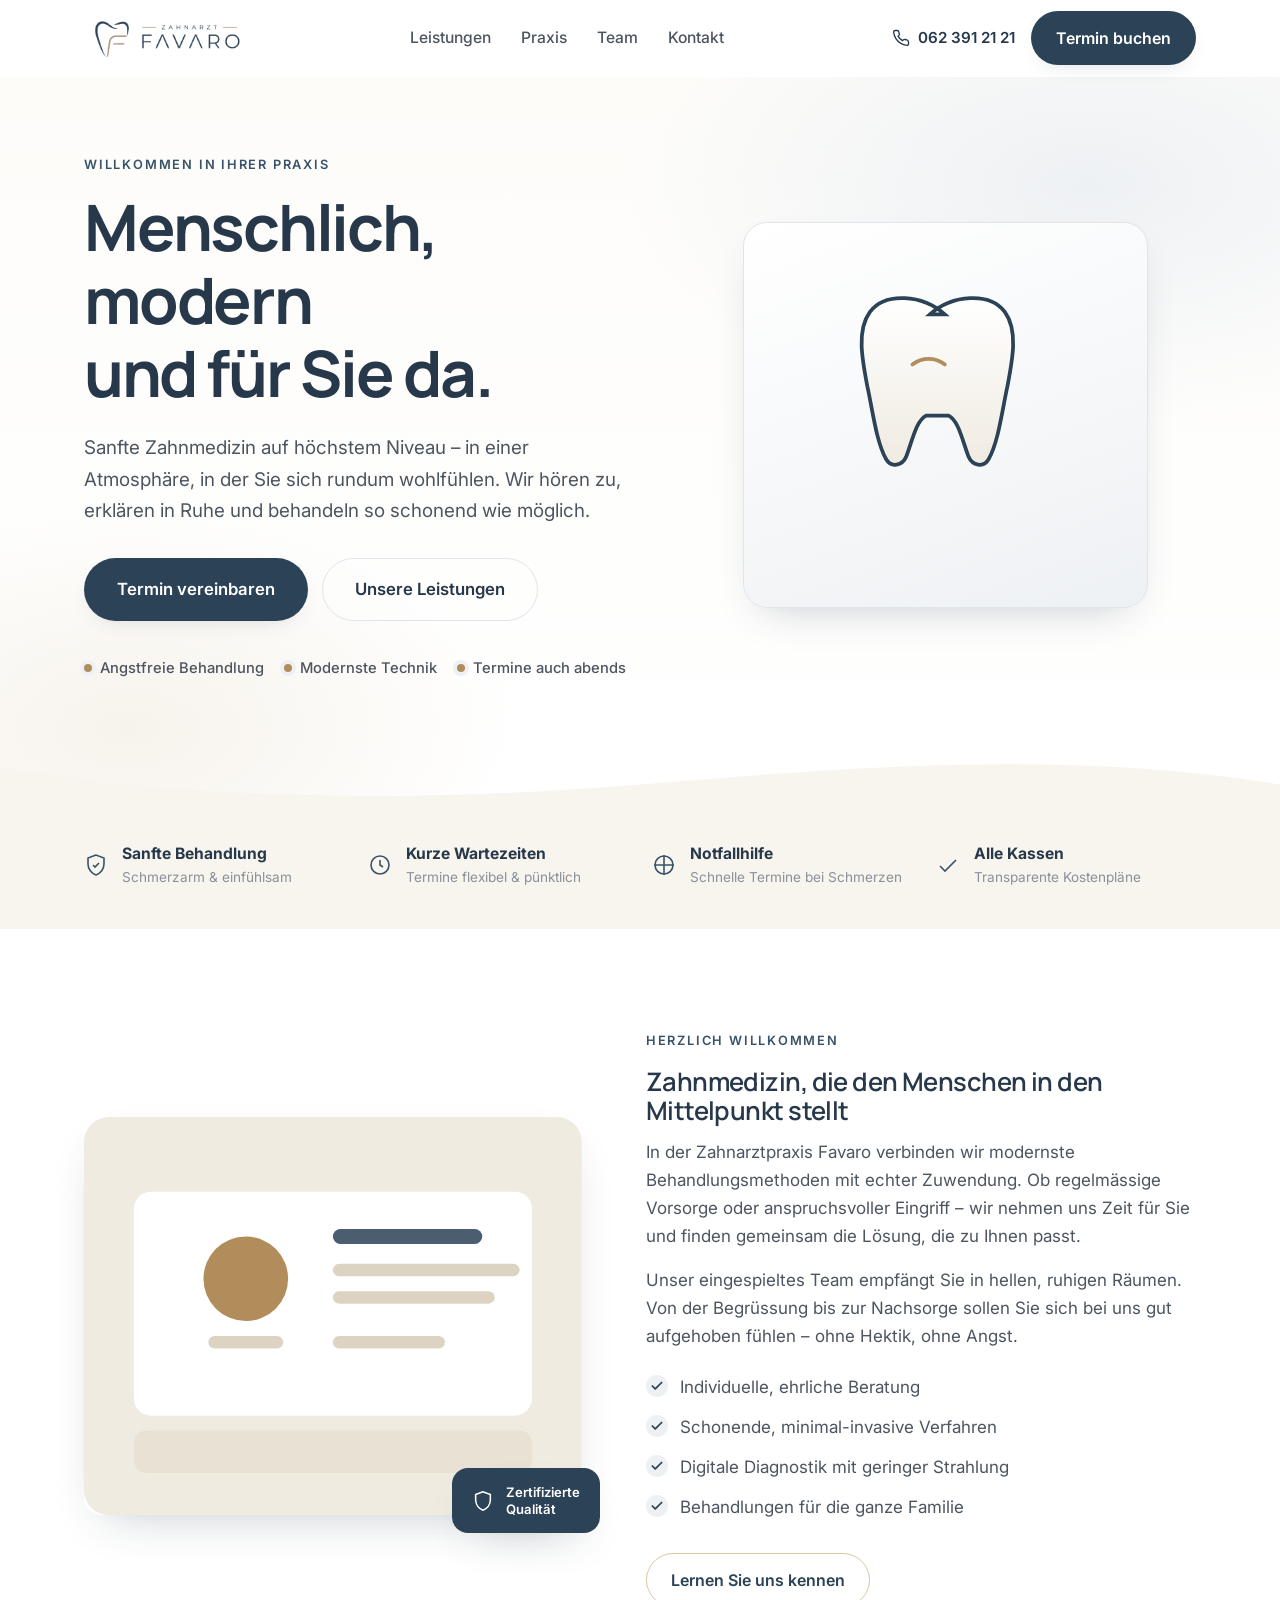
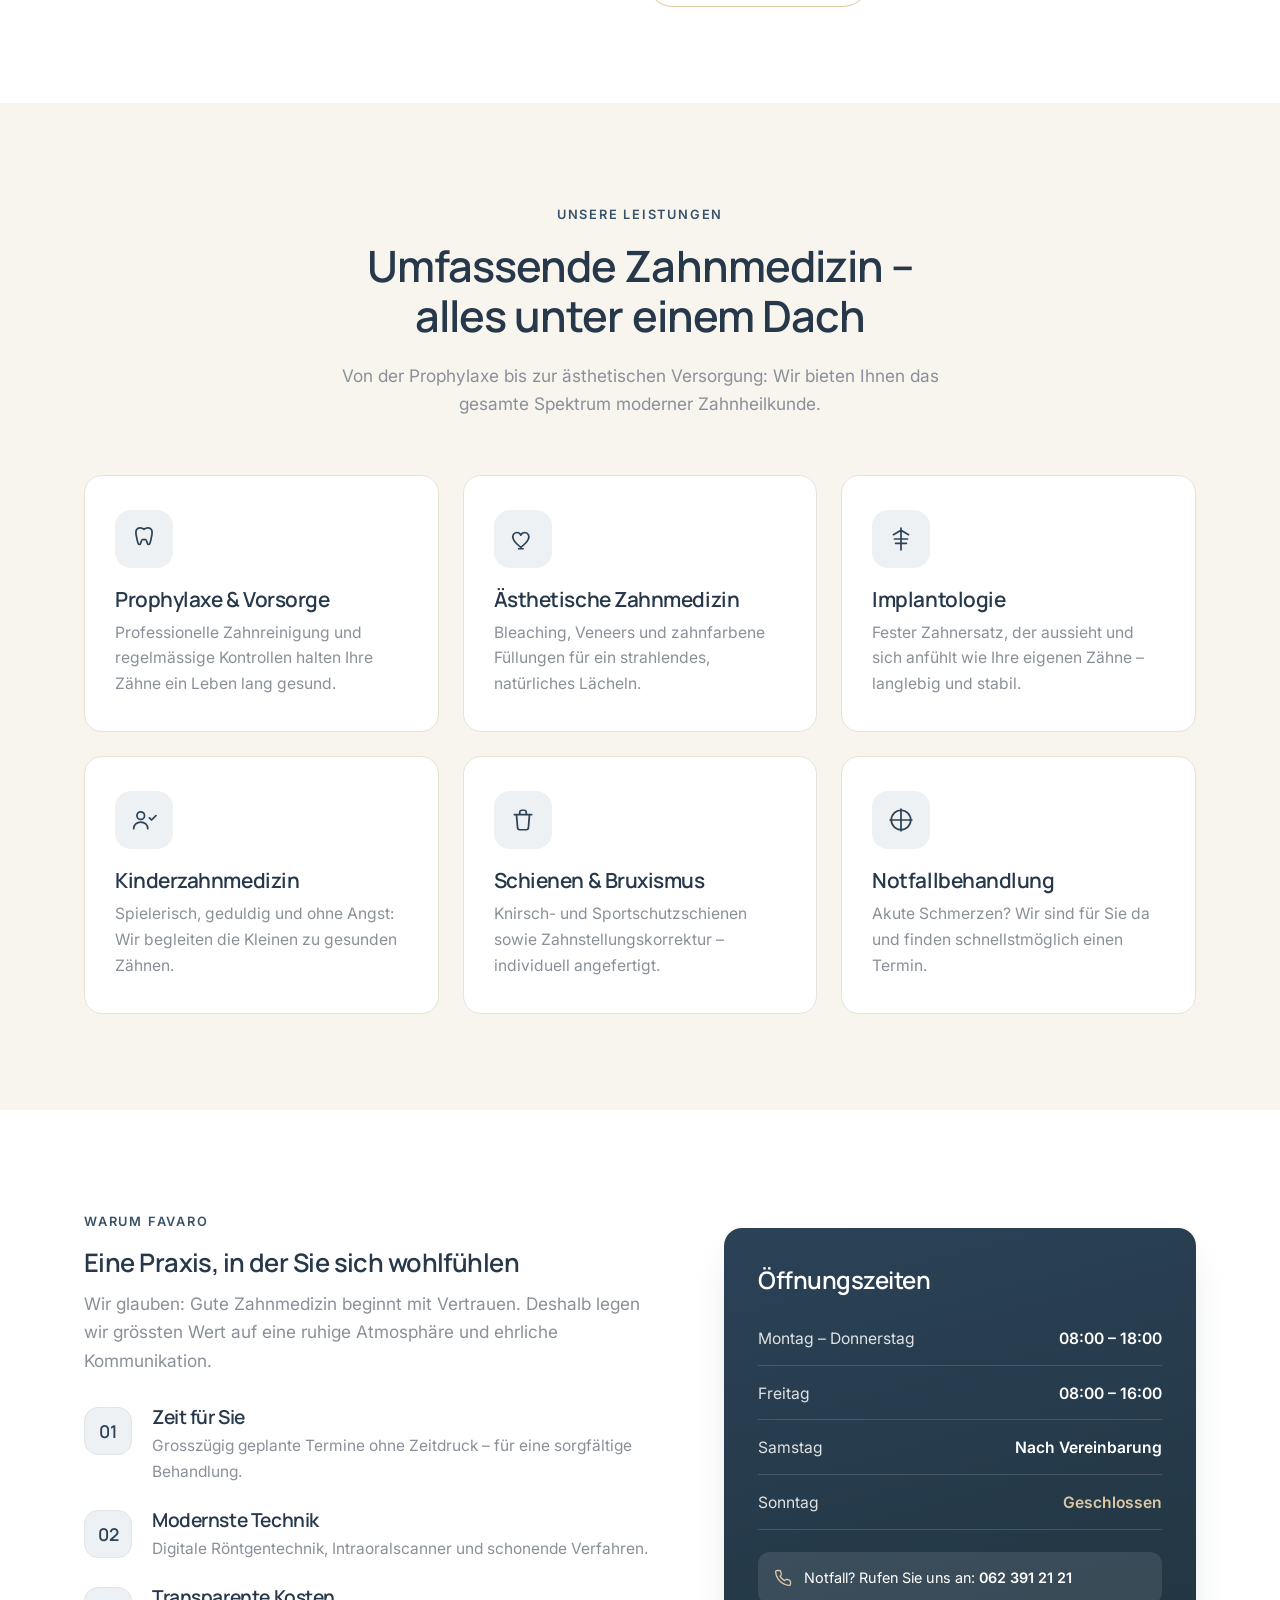
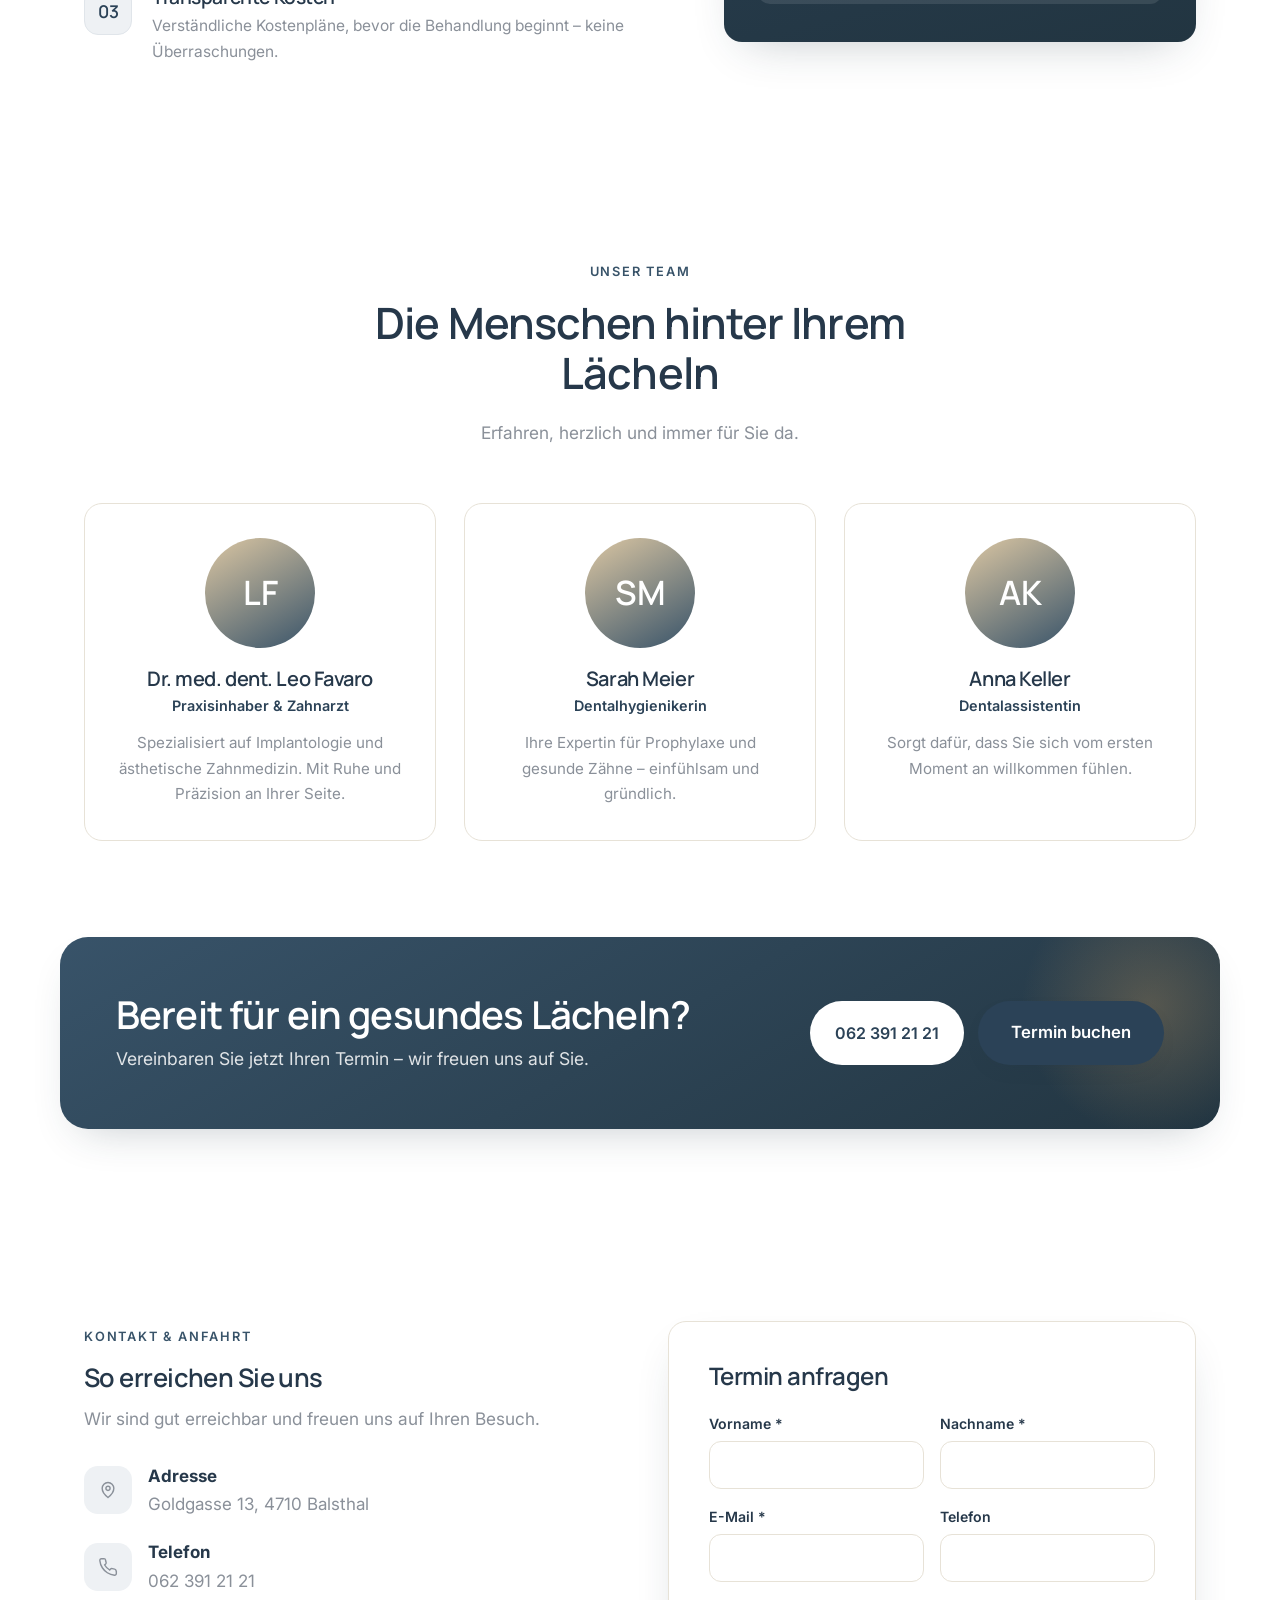
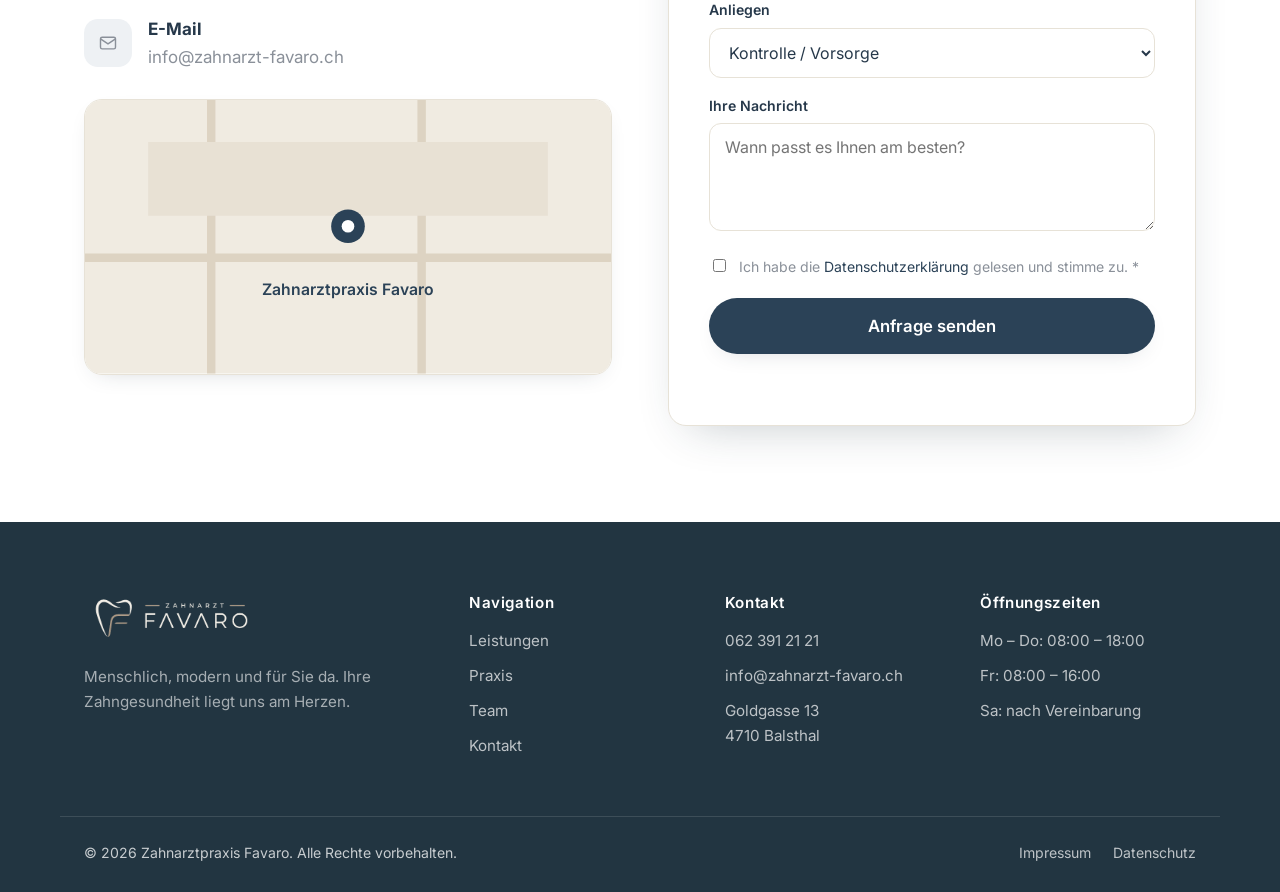
<file: index.html>
<!DOCTYPE html>
<html lang="de">
<head>
  <meta charset="UTF-8" />
  <meta name="viewport" content="width=device-width, initial-scale=1.0" />
  <title>Zahnarztpraxis Favaro – Menschlich, modern, für Sie da</title>
  <meta name="description" content="Zahnarztpraxis Favaro: Sanfte Zahnmedizin auf höchstem Niveau. Prophylaxe, Ästhetik, Implantologie, Kinderzahnmedizin und Notfallversorgung in angenehmer Atmosphäre." />
  <meta name="theme-color" content="#2b4257" />

  <!-- Open Graph -->
  <meta property="og:title" content="Zahnarztpraxis Favaro" />
  <meta property="og:description" content="Menschlich, modern und für Sie da – Ihre Zahnarztpraxis." />
  <meta property="og:type" content="website" />

  <link rel="preconnect" href="https://fonts.googleapis.com" />
  <link rel="preconnect" href="https://fonts.gstatic.com" crossorigin />
  <link href="https://fonts.googleapis.com/css2?family=Manrope:wght@400;500;600;700;800&family=Inter:wght@400;500;600;700&display=swap" rel="stylesheet" />

  <link rel="stylesheet" href="css/styles.css" />
  <link rel="icon" type="image/png" href="assets/logo-mark.png" />
</head>
<body>
  <!-- ===================== HEADER ===================== -->
  <header class="site-header" id="top">
    <div class="container header-inner">
      <a href="#top" class="logo" aria-label="Zahnarzt Favaro Startseite">
        <img class="logo-mark-img" src="assets/logo-mark.png" alt="" aria-hidden="true" />
        <img class="logo-word-img" src="assets/logo-wordmark.png" alt="Zahnarzt Favaro" />
      </a>

      <nav class="main-nav" id="main-nav" aria-label="Hauptnavigation">
        <a href="#leistungen">Leistungen</a>
        <a href="#praxis">Praxis</a>
        <a href="#team">Team</a>
        <a href="#kontakt">Kontakt</a>
      </nav>

      <div class="header-cta">
        <a href="tel:+41623912121" class="phone-link" aria-label="Anrufen">
          <svg viewBox="0 0 24 24" width="18" height="18" fill="none" stroke="currentColor" stroke-width="1.8" stroke-linecap="round" stroke-linejoin="round"><path d="M22 16.9v3a2 2 0 0 1-2.2 2 19.8 19.8 0 0 1-8.6-3 19.5 19.5 0 0 1-6-6 19.8 19.8 0 0 1-3-8.6A2 2 0 0 1 4.1 2h3a2 2 0 0 1 2 1.7c.1.9.3 1.8.6 2.7a2 2 0 0 1-.5 2.1L8 9.6a16 16 0 0 0 6 6l1.1-1.1a2 2 0 0 1 2.1-.5c.9.3 1.8.5 2.7.6a2 2 0 0 1 1.7 2Z"/></svg>
          <span>062 391 21 21</span>
        </a>
        <a href="#kontakt" class="btn btn-primary">Termin buchen</a>
      </div>

      <button class="nav-toggle" id="nav-toggle" aria-label="Menü öffnen" aria-expanded="false" aria-controls="main-nav">
        <span></span><span></span><span></span>
      </button>
    </div>
  </header>

  <main>
    <!-- ===================== HERO ===================== -->
    <section class="hero">
      <div class="hero-bg" aria-hidden="true"></div>
      <div class="container hero-inner">
        <div class="hero-content">
          <span class="eyebrow">Willkommen in Ihrer Praxis</span>
          <h1>Menschlich, modern<br />und für Sie&nbsp;da.</h1>
          <p class="hero-lead">
            Sanfte Zahnmedizin auf höchstem Niveau – in einer Atmosphäre, in der
            Sie sich rundum wohlfühlen. Wir hören zu, erklären in Ruhe und
            behandeln so schonend wie möglich.
          </p>
          <div class="hero-actions">
            <a href="#kontakt" class="btn btn-primary btn-lg">Termin vereinbaren</a>
            <a href="#leistungen" class="btn btn-ghost btn-lg">Unsere Leistungen</a>
          </div>
          <ul class="hero-badges">
            <li><span class="dot"></span> Angstfreie Behandlung</li>
            <li><span class="dot"></span> Modernste Technik</li>
            <li><span class="dot"></span> Termine auch abends</li>
          </ul>
        </div>

        <div class="hero-visual" aria-hidden="true">
          <div class="hero-card hero-card-main">
            <div class="tooth-illustration">
              <svg viewBox="0 0 200 220" width="100%" height="100%">
                <defs>
                  <linearGradient id="toothGrad" x1="0" y1="0" x2="0" y2="1">
                    <stop offset="0%" stop-color="#ffffff"/>
                    <stop offset="100%" stop-color="#f0ebe1"/>
                  </linearGradient>
                </defs>
                <path fill="url(#toothGrad)" stroke="#2b4257" stroke-width="3" d="M100 30c-18-16-48-18-60-2-11 15-6 39-2 60 4 18 7 44 15 58 4 7 13 5 16-2 5-13 8-29 16-33h18c8 4 11 20 16 33 3 7 12 9 16 2 8-14 11-40 15-58 4-21 9-45-2-60-12-16-42-14-60 2Z"/>
                <path fill="none" stroke="#b18d5c" stroke-width="3" stroke-linecap="round" d="M74 70c8-6 18-6 26 0"/>
              </svg>
            </div>
          </div>
        </div>
      </div>
      <div class="hero-wave" aria-hidden="true">
        <svg viewBox="0 0 1440 80" preserveAspectRatio="none"><path d="M0 40c240 40 480 40 720 20s480-40 720 0v40H0Z"/></svg>
      </div>
    </section>

    <!-- ===================== TRUST STRIP ===================== -->
    <section class="trust-strip" aria-label="Auf einen Blick">
      <div class="container trust-grid">
        <div class="trust-item">
          <svg viewBox="0 0 24 24" width="24" height="24" fill="none" stroke="currentColor" stroke-width="1.6"><path d="M12 2 4 5v6c0 5 3.4 9.4 8 11 4.6-1.6 8-6 8-11V5l-8-3Z"/><path d="m9 12 2 2 4-4"/></svg>
          <div><strong>Sanfte Behandlung</strong><span>Schmerzarm & einfühlsam</span></div>
        </div>
        <div class="trust-item">
          <svg viewBox="0 0 24 24" width="24" height="24" fill="none" stroke="currentColor" stroke-width="1.6"><circle cx="12" cy="12" r="9"/><path d="M12 7v5l3 2"/></svg>
          <div><strong>Kurze Wartezeiten</strong><span>Termine flexibel & pünktlich</span></div>
        </div>
        <div class="trust-item">
          <svg viewBox="0 0 24 24" width="24" height="24" fill="none" stroke="currentColor" stroke-width="1.6"><path d="M12 2v20M2 12h20"/><circle cx="12" cy="12" r="9"/></svg>
          <div><strong>Notfallhilfe</strong><span>Schnelle Termine bei Schmerzen</span></div>
        </div>
        <div class="trust-item">
          <svg viewBox="0 0 24 24" width="24" height="24" fill="none" stroke="currentColor" stroke-width="1.6"><path d="M20 7 9 18l-5-5"/></svg>
          <div><strong>Alle Kassen</strong><span>Transparente Kostenpläne</span></div>
        </div>
      </div>
    </section>

    <!-- ===================== ÜBER / WILLKOMMEN ===================== -->
    <section class="section about" id="ueber">
      <div class="container about-grid">
        <div class="about-visual reveal">
          <div class="about-photo">
            <svg viewBox="0 0 400 320" width="100%" height="100%" role="img" aria-label="Illustration Praxisraum">
              <rect width="400" height="320" rx="20" fill="#f0ebe1"/>
              <rect x="40" y="60" width="320" height="180" rx="14" fill="#ffffff"/>
              <circle cx="130" cy="130" r="34" fill="#b18d5c"/>
              <rect x="100" y="176" width="60" height="10" rx="5" fill="#ddd3c2"/>
              <rect x="200" y="90" width="120" height="12" rx="6" fill="#2b4257" opacity=".85"/>
              <rect x="200" y="118" width="150" height="10" rx="5" fill="#ddd3c2"/>
              <rect x="200" y="140" width="130" height="10" rx="5" fill="#ddd3c2"/>
              <rect x="200" y="176" width="90" height="10" rx="5" fill="#ddd3c2"/>
              <rect x="40" y="252" width="320" height="34" rx="10" fill="#e8e1d4"/>
            </svg>
          </div>
          <div class="about-badge">
            <svg viewBox="0 0 24 24" width="22" height="22" fill="none" stroke="currentColor" stroke-width="1.7"><path d="M12 2 4 5v6c0 5 3.4 9.4 8 11 4.6-1.6 8-6 8-11V5l-8-3Z"/></svg>
            <span>Zertifizierte<br />Qualität</span>
          </div>
        </div>
        <div class="about-text reveal">
          <span class="eyebrow">Herzlich willkommen</span>
          <h2>Zahnmedizin, die den Menschen in den Mittelpunkt stellt</h2>
          <p>
            In der Zahnarztpraxis Favaro verbinden wir modernste Behandlungsmethoden
            mit echter Zuwendung. Ob regelmässige Vorsorge oder anspruchsvoller
            Eingriff – wir nehmen uns Zeit für Sie und finden gemeinsam die
            Lösung, die zu Ihnen passt.
          </p>
          <p>
            Unser eingespieltes Team empfängt Sie in hellen, ruhigen Räumen. Von
            der Begrüssung bis zur Nachsorge sollen Sie sich bei uns gut
            aufgehoben fühlen – ohne Hektik, ohne Angst.
          </p>
          <ul class="check-list">
            <li>Individuelle, ehrliche Beratung</li>
            <li>Schonende, minimal-invasive Verfahren</li>
            <li>Digitale Diagnostik mit geringer Strahlung</li>
            <li>Behandlungen für die ganze Familie</li>
          </ul>
          <a href="#team" class="btn btn-outline">Lernen Sie uns kennen</a>
        </div>
      </div>
    </section>

    <!-- ===================== LEISTUNGEN ===================== -->
    <section class="section services" id="leistungen">
      <div class="container">
        <div class="section-head reveal">
          <span class="eyebrow">Unsere Leistungen</span>
          <h2>Umfassende Zahnmedizin – alles unter einem Dach</h2>
          <p class="section-sub">
            Von der Prophylaxe bis zur ästhetischen Versorgung: Wir bieten Ihnen
            das gesamte Spektrum moderner Zahnheilkunde.
          </p>
        </div>

        <div class="services-grid">
          <article class="service-card reveal">
            <span class="service-icon">
              <svg viewBox="0 0 24 24" width="26" height="26" fill="none" stroke="currentColor" stroke-width="1.6" stroke-linecap="round" stroke-linejoin="round"><path d="M12 3c-2.5-2-6-1.5-7 .5-1 2-.3 5 .2 7 .4 1.8.8 4.6 1.6 6 .5.9 1.6.6 2-.3.6-1.6.9-3.4 1.7-3.7h3c.8.3 1.1 2.1 1.7 3.7.4.9 1.5 1.2 2 .3.8-1.4 1.2-4.2 1.6-6 .5-2 1.2-5 .2-7-1-2-4.5-2.5-7-.5Z"/></svg>
            </span>
            <h3>Prophylaxe & Vorsorge</h3>
            <p>Professionelle Zahnreinigung und regelmässige Kontrollen halten Ihre Zähne ein Leben lang gesund.</p>
          </article>

          <article class="service-card reveal">
            <span class="service-icon">
              <svg viewBox="0 0 24 24" width="26" height="26" fill="none" stroke="currentColor" stroke-width="1.6" stroke-linecap="round" stroke-linejoin="round"><path d="M12 21s-7-4.5-9-9c-1.2-2.7.3-6 3.3-6 2 0 3.2 1.3 3.7 2.5.5-1.2 1.7-2.5 3.7-2.5 3 0 4.5 3.3 3.3 6-2 4.5-9 9-9 9Z"/></svg>
            </span>
            <h3>Ästhetische Zahnmedizin</h3>
            <p>Bleaching, Veneers und zahnfarbene Füllungen für ein strahlendes, natürliches Lächeln.</p>
          </article>

          <article class="service-card reveal">
            <span class="service-icon">
              <svg viewBox="0 0 24 24" width="26" height="26" fill="none" stroke="currentColor" stroke-width="1.6" stroke-linecap="round" stroke-linejoin="round"><path d="M12 2v20M5 8l7-4 7 4M6 12h12M7 16h10"/></svg>
            </span>
            <h3>Implantologie</h3>
            <p>Fester Zahnersatz, der aussieht und sich anfühlt wie Ihre eigenen Zähne – langlebig und stabil.</p>
          </article>

          <article class="service-card reveal">
            <span class="service-icon">
              <svg viewBox="0 0 24 24" width="26" height="26" fill="none" stroke="currentColor" stroke-width="1.6" stroke-linecap="round" stroke-linejoin="round"><circle cx="9" cy="8" r="3.5"/><path d="M2.5 20c0-3.6 2.9-6 6.5-6s6.5 2.4 6.5 6M17 10l2 2 4-4"/></svg>
            </span>
            <h3>Kinderzahnmedizin</h3>
            <p>Spielerisch, geduldig und ohne Angst: Wir begleiten die Kleinen zu gesunden Zähnen.</p>
          </article>

          <article class="service-card reveal">
            <span class="service-icon">
              <svg viewBox="0 0 24 24" width="26" height="26" fill="none" stroke="currentColor" stroke-width="1.6" stroke-linecap="round" stroke-linejoin="round"><path d="M4 7h16M6 7l1 12a2 2 0 0 0 2 2h6a2 2 0 0 0 2-2l1-12M9 7V5a2 2 0 0 1 2-2h2a2 2 0 0 1 2 2v2"/></svg>
            </span>
            <h3>Schienen & Bruxismus</h3>
            <p>Knirsch- und Sportschutzschienen sowie Zahnstellungskorrektur – individuell angefertigt.</p>
          </article>

          <article class="service-card reveal">
            <span class="service-icon">
              <svg viewBox="0 0 24 24" width="26" height="26" fill="none" stroke="currentColor" stroke-width="1.6" stroke-linecap="round" stroke-linejoin="round"><path d="M12 2v20M2 12h20"/><circle cx="12" cy="12" r="9"/></svg>
            </span>
            <h3>Notfallbehandlung</h3>
            <p>Akute Schmerzen? Wir sind für Sie da und finden schnellstmöglich einen Termin.</p>
          </article>
        </div>
      </div>
    </section>

    <!-- ===================== PRAXIS / WARUM WIR ===================== -->
    <section class="section why" id="praxis">
      <div class="container why-grid">
        <div class="why-text reveal">
          <span class="eyebrow">Warum Favaro</span>
          <h2>Eine Praxis, in der Sie sich wohlfühlen</h2>
          <p class="section-sub">
            Wir glauben: Gute Zahnmedizin beginnt mit Vertrauen. Deshalb legen wir
            grössten Wert auf eine ruhige Atmosphäre und ehrliche Kommunikation.
          </p>

          <div class="feature-list">
            <div class="feature">
              <span class="feature-num">01</span>
              <div>
                <h3>Zeit für Sie</h3>
                <p>Grosszügig geplante Termine ohne Zeitdruck – für eine sorgfältige Behandlung.</p>
              </div>
            </div>
            <div class="feature">
              <span class="feature-num">02</span>
              <div>
                <h3>Modernste Technik</h3>
                <p>Digitale Röntgentechnik, Intraoralscanner und schonende Verfahren.</p>
              </div>
            </div>
            <div class="feature">
              <span class="feature-num">03</span>
              <div>
                <h3>Transparente Kosten</h3>
                <p>Verständliche Kostenpläne, bevor die Behandlung beginnt – keine Überraschungen.</p>
              </div>
            </div>
          </div>
        </div>

        <div class="why-visual reveal">
          <div class="hours-card">
            <h3>Öffnungszeiten</h3>
            <ul class="hours-list">
              <li><span>Montag – Donnerstag</span><span>08:00 – 18:00</span></li>
              <li><span>Freitag</span><span>08:00 – 16:00</span></li>
              <li><span>Samstag</span><span>Nach Vereinbarung</span></li>
              <li class="closed"><span>Sonntag</span><span>Geschlossen</span></li>
            </ul>
            <div class="hours-note">
              <svg viewBox="0 0 24 24" width="18" height="18" fill="none" stroke="currentColor" stroke-width="1.8"><path d="M22 16.9v3a2 2 0 0 1-2.2 2 19.8 19.8 0 0 1-8.6-3 19.5 19.5 0 0 1-6-6 19.8 19.8 0 0 1-3-8.6A2 2 0 0 1 4.1 2h3a2 2 0 0 1 2 1.7c.1.9.3 1.8.6 2.7a2 2 0 0 1-.5 2.1L8 9.6a16 16 0 0 0 6 6l1.1-1.1a2 2 0 0 1 2.1-.5c.9.3 1.8.5 2.7.6a2 2 0 0 1 1.7 2Z"/></svg>
              <span>Notfall? Rufen Sie uns an: <a href="tel:+41623912121">062 391 21 21</a></span>
            </div>
          </div>
        </div>
      </div>
    </section>

    <!-- ===================== TEAM ===================== -->
    <section class="section team" id="team">
      <div class="container">
        <div class="section-head reveal">
          <span class="eyebrow">Unser Team</span>
          <h2>Die Menschen hinter Ihrem Lächeln</h2>
          <p class="section-sub">Erfahren, herzlich und immer für Sie da.</p>
        </div>

        <div class="team-grid">
          <article class="team-card reveal">
            <div class="team-avatar" data-initials="LF"></div>
            <h3>Dr. med. dent. Leo Favaro</h3>
            <span class="team-role">Praxisinhaber &amp; Zahnarzt</span>
            <p>Spezialisiert auf Implantologie und ästhetische Zahnmedizin. Mit Ruhe und Präzision an Ihrer Seite.</p>
          </article>
          <article class="team-card reveal">
            <div class="team-avatar" data-initials="SM"></div>
            <h3>Sarah Meier</h3>
            <span class="team-role">Dentalhygienikerin</span>
            <p>Ihre Expertin für Prophylaxe und gesunde Zähne – einfühlsam und gründlich.</p>
          </article>
          <article class="team-card reveal">
            <div class="team-avatar" data-initials="AK"></div>
            <h3>Anna Keller</h3>
            <span class="team-role">Dentalassistentin</span>
            <p>Sorgt dafür, dass Sie sich vom ersten Moment an willkommen fühlen.</p>
          </article>
        </div>
      </div>
    </section>

    <!-- ===================== CTA BANNER ===================== -->
    <section class="cta-banner">
      <div class="container cta-inner reveal">
        <div>
          <h2>Bereit für ein gesundes Lächeln?</h2>
          <p>Vereinbaren Sie jetzt Ihren Termin – wir freuen uns auf Sie.</p>
        </div>
        <div class="cta-actions">
          <a href="tel:+41623912121" class="btn btn-white">062 391 21 21</a>
          <a href="#kontakt" class="btn btn-primary btn-lg">Termin buchen</a>
        </div>
      </div>
    </section>

    <!-- ===================== KONTAKT ===================== -->
    <section class="section contact" id="kontakt">
      <div class="container contact-grid">
        <div class="contact-info reveal">
          <span class="eyebrow">Kontakt & Anfahrt</span>
          <h2>So erreichen Sie uns</h2>
          <p class="section-sub">Wir sind gut erreichbar und freuen uns auf Ihren Besuch.</p>

          <ul class="contact-list">
            <li>
              <span class="contact-ic"><svg viewBox="0 0 24 24" width="20" height="20" fill="none" stroke="currentColor" stroke-width="1.7"><path d="M12 21s-7-5.2-7-11a7 7 0 0 1 14 0c0 5.8-7 11-7 11Z"/><circle cx="12" cy="10" r="2.5"/></svg></span>
              <div><strong>Adresse</strong><span>Goldgasse 13, 4710 Balsthal</span></div>
            </li>
            <li>
              <span class="contact-ic"><svg viewBox="0 0 24 24" width="20" height="20" fill="none" stroke="currentColor" stroke-width="1.7"><path d="M22 16.9v3a2 2 0 0 1-2.2 2 19.8 19.8 0 0 1-8.6-3 19.5 19.5 0 0 1-6-6 19.8 19.8 0 0 1-3-8.6A2 2 0 0 1 4.1 2h3a2 2 0 0 1 2 1.7c.1.9.3 1.8.6 2.7a2 2 0 0 1-.5 2.1L8 9.6a16 16 0 0 0 6 6l1.1-1.1a2 2 0 0 1 2.1-.5c.9.3 1.8.5 2.7.6a2 2 0 0 1 1.7 2Z"/></svg></span>
              <div><strong>Telefon</strong><span><a href="tel:+41623912121">062 391 21 21</a></span></div>
            </li>
            <li>
              <span class="contact-ic"><svg viewBox="0 0 24 24" width="20" height="20" fill="none" stroke="currentColor" stroke-width="1.7"><rect x="3" y="5" width="18" height="14" rx="2"/><path d="m3 7 9 6 9-6"/></svg></span>
              <div><strong>E-Mail</strong><span><a href="mailto:info@zahnarzt-favaro.ch">info@zahnarzt-favaro.ch</a></span></div>
            </li>
          </ul>

          <div class="map-embed" aria-hidden="true">
            <svg viewBox="0 0 500 260" width="100%" height="100%">
              <rect width="500" height="260" fill="#f0ebe1"/>
              <path d="M0 150h500M120 0v260M320 0v260" stroke="#ddd3c2" stroke-width="8"/>
              <path d="M60 40h380v70H60Z" fill="#e8e1d4"/>
              <circle cx="250" cy="120" r="16" fill="#2b4257"/>
              <circle cx="250" cy="120" r="6" fill="#fff"/>
              <text x="250" y="185" text-anchor="middle" fill="#2b4257" font-family="Inter, sans-serif" font-size="15" font-weight="600">Zahnarztpraxis Favaro</text>
            </svg>
          </div>
        </div>

        <div class="contact-form-wrap reveal">
          <form class="contact-form" id="contact-form" novalidate>
            <h3>Termin anfragen</h3>
            <div class="form-row">
              <label>
                <span>Vorname *</span>
                <input type="text" name="vorname" required autocomplete="given-name" />
              </label>
              <label>
                <span>Nachname *</span>
                <input type="text" name="nachname" required autocomplete="family-name" />
              </label>
            </div>
            <div class="form-row">
              <label>
                <span>E-Mail *</span>
                <input type="email" name="email" required autocomplete="email" />
              </label>
              <label>
                <span>Telefon</span>
                <input type="tel" name="telefon" autocomplete="tel" />
              </label>
            </div>
            <label>
              <span>Anliegen</span>
              <select name="anliegen">
                <option>Kontrolle / Vorsorge</option>
                <option>Professionelle Zahnreinigung</option>
                <option>Schmerzen / Notfall</option>
                <option>Ästhetik / Bleaching</option>
                <option>Implantat / Zahnersatz</option>
                <option>Sonstiges</option>
              </select>
            </label>
            <label>
              <span>Ihre Nachricht</span>
              <textarea name="nachricht" rows="4" placeholder="Wann passt es Ihnen am besten?"></textarea>
            </label>
            <label class="checkbox">
              <input type="checkbox" name="datenschutz" required />
              <span>Ich habe die <a href="#datenschutz">Datenschutzerklärung</a> gelesen und stimme zu. *</span>
            </label>
            <button type="submit" class="btn btn-primary btn-lg btn-block">Anfrage senden</button>
            <p class="form-status" id="form-status" role="status" aria-live="polite"></p>
          </form>
        </div>
      </div>
    </section>
  </main>

  <!-- ===================== FOOTER ===================== -->
  <footer class="site-footer" id="datenschutz">
    <div class="container footer-grid">
      <div class="footer-brand">
        <a href="#top" class="logo logo-light">
          <img class="logo-mark-img" src="assets/logo-mark-light.png" alt="" aria-hidden="true" />
          <img class="logo-word-img" src="assets/logo-wordmark-light.png" alt="Zahnarzt Favaro" />
        </a>
        <p>Menschlich, modern und für Sie da. Ihre Zahngesundheit liegt uns am Herzen.</p>
      </div>

      <div class="footer-col">
        <h4>Navigation</h4>
        <a href="#leistungen">Leistungen</a>
        <a href="#praxis">Praxis</a>
        <a href="#team">Team</a>
        <a href="#kontakt">Kontakt</a>
      </div>

      <div class="footer-col">
        <h4>Kontakt</h4>
        <a href="tel:+41623912121">062 391 21 21</a>
        <a href="mailto:info@zahnarzt-favaro.ch">info@zahnarzt-favaro.ch</a>
        <span>Goldgasse 13<br />4710 Balsthal</span>
      </div>

      <div class="footer-col">
        <h4>Öffnungszeiten</h4>
        <span>Mo – Do: 08:00 – 18:00</span>
        <span>Fr: 08:00 – 16:00</span>
        <span>Sa: nach Vereinbarung</span>
      </div>
    </div>
    <div class="container footer-bottom">
      <span>© <span id="year"></span> Zahnarztpraxis Favaro. Alle Rechte vorbehalten.</span>
      <div class="footer-legal">
        <a href="#impressum">Impressum</a>
        <a href="#datenschutz">Datenschutz</a>
      </div>
    </div>
  </footer>

  <a href="#kontakt" class="fab" aria-label="Termin buchen">
    <svg viewBox="0 0 24 24" width="20" height="20" fill="none" stroke="currentColor" stroke-width="1.9" stroke-linecap="round" stroke-linejoin="round"><rect x="3" y="4" width="18" height="18" rx="2"/><path d="M16 2v4M8 2v4M3 10h18M12 14v4M10 16h4"/></svg>
    <span>Termin</span>
  </a>

  <script src="js/main.js"></script>
</body>
</html>
</file>
<file: css/styles.css>
/* ============================================================
   Zahnarztpraxis Favaro – Stylesheet
   Ruhige, moderne Zahnarzt-Ästhetik (Teal / Warm)
   ============================================================ */

:root {
  /* Farben – Navy, Gold & Creme (passend zum Logo) */
  --teal-900: #223541;   /* dunkles Navy – dunkle Flächen */
  --teal-700: #2b4257;   /* Navy – Primärfarbe, Buttons */
  --teal-600: #385369;   /* helleres Navy – Hover */
  --teal-400: #b18d5c;   /* Gold – Akzent, Fokus */
  --teal-300: #dcc7a3;   /* helles Gold – Akzent */
  --teal-50:  #eef1f4;   /* zartes Blaugrau – weiche Icon-Flächen */
  --teal-100: #e0e5ea;   /* helle kühle Linie */

  --sand:     #f6f2ec;
  --amber:    #b18d5c;   /* Gold – Sterne */

  --ink:      #26384a;   /* Navy – Überschriften */
  --body:     #4c5560;   /* Schiefergrau – Fließtext */
  --muted:    #8a9099;   /* gedämpftes Schiefergrau */
  --line:     #e7e2d7;   /* warme Haarlinie */

  --white:    #ffffff;
  --bg:       #ffffff;
  --bg-soft:  #f8f5ef;

  /* Typografie */
  --font-head: "Manrope", system-ui, -apple-system, "Segoe UI", sans-serif;
  --font-body: "Inter", system-ui, -apple-system, "Segoe UI", sans-serif;

  /* Sonstiges */
  --radius:   18px;
  --radius-sm: 12px;
  --shadow:   0 18px 45px -22px rgba(34, 53, 65, .30);
  --shadow-sm: 0 8px 24px -14px rgba(34, 53, 65, .25);
  --maxw:     1160px;
  --ease:     cubic-bezier(.4, 0, .2, 1);
}

/* ---------- Reset / Base ---------- */
* { box-sizing: border-box; }
html { scroll-behavior: smooth; -webkit-text-size-adjust: 100%; }
body {
  margin: 0;
  font-family: var(--font-body);
  color: var(--body);
  background: var(--bg);
  line-height: 1.65;
  font-size: 17px;
  -webkit-font-smoothing: antialiased;
}
img, svg { display: block; max-width: 100%; }
a { color: var(--teal-700); text-decoration: none; }
a:hover { text-decoration: underline; }
h1, h2, h3, h4 {
  font-family: var(--font-head);
  color: var(--ink);
  line-height: 1.14;
  font-weight: 600;
  margin: 0 0 .5em;
  letter-spacing: -.022em;
}
p { margin: 0 0 1rem; }
ul { margin: 0; padding: 0; list-style: none; }

.container { width: 100%; max-width: var(--maxw); margin-inline: auto; padding-inline: 24px; }

.section { padding: 96px 0; }
.eyebrow {
  display: inline-block;
  font-family: var(--font-body);
  font-weight: 600;
  font-size: .8rem;
  letter-spacing: .14em;
  text-transform: uppercase;
  color: var(--teal-600);
  margin-bottom: 1rem;
}
.section-head { max-width: 640px; margin: 0 auto 56px; text-align: center; }
.section-head h2 { font-size: clamp(1.9rem, 4vw, 2.7rem); }
.section-sub { color: var(--muted); font-size: 1.08rem; }

/* ---------- Buttons ---------- */
.btn {
  display: inline-flex; align-items: center; justify-content: center; gap: .5em;
  font-family: var(--font-body); font-weight: 600; font-size: 1rem;
  padding: .82em 1.5em; border-radius: 999px; border: 1.5px solid transparent;
  cursor: pointer; transition: transform .2s var(--ease), background .2s var(--ease), box-shadow .2s var(--ease), color .2s var(--ease);
  text-decoration: none; white-space: nowrap;
}
.btn:hover { text-decoration: none; transform: translateY(-2px); }
.btn:active { transform: translateY(0); }
.btn-lg { padding: 1em 1.9em; font-size: 1.05rem; }
.btn-block { width: 100%; }
.btn-primary { background: var(--teal-700); color: #fff; box-shadow: var(--shadow-sm); }
.btn-primary:hover { background: var(--teal-600); }
.btn-ghost { background: rgba(255,255,255,.15); color: var(--ink); border-color: var(--teal-100); }
.btn-ghost:hover { background: #fff; }
.btn-outline { background: transparent; color: var(--teal-700); border-color: var(--teal-300); }
.btn-outline:hover { background: var(--teal-50); }
.btn-white { background: #fff; color: var(--teal-700); }
.btn-white:hover { background: var(--teal-50); }

/* ---------- Header ---------- */
.site-header {
  position: sticky; top: 0; z-index: 50;
  background: rgba(255,255,255,.85);
  backdrop-filter: saturate(180%) blur(14px);
  border-bottom: 1px solid transparent;
  transition: border-color .3s, box-shadow .3s;
}
.site-header.scrolled { border-color: var(--line); box-shadow: 0 8px 30px -20px rgba(0,0,0,.25); }
.header-inner { display: flex; align-items: center; justify-content: space-between; gap: 24px; height: 76px; }

.logo { display: inline-flex; align-items: center; gap: 12px; text-decoration: none; }
.logo:hover { text-decoration: none; }
.logo-mark-img { height: 44px; width: auto; display: block; }
.logo-word-img { height: 32px; width: auto; display: block; }

.main-nav { display: flex; gap: 30px; }
.main-nav a {
  color: var(--body); font-weight: 500; font-size: .98rem; text-decoration: none;
  position: relative; padding: 4px 0;
}
.main-nav a::after {
  content: ""; position: absolute; left: 0; bottom: -2px; width: 0; height: 2px;
  background: var(--teal-400); transition: width .25s var(--ease);
}
.main-nav a:hover::after { width: 100%; }

.header-cta { display: flex; align-items: center; gap: 16px; }
.phone-link { display: inline-flex; align-items: center; gap: .5rem; font-weight: 600; color: var(--ink); font-size: .95rem; text-decoration: none; }
.phone-link:hover { color: var(--teal-700); text-decoration: none; }

.nav-toggle {
  display: none; flex-direction: column; gap: 5px; width: 44px; height: 44px;
  background: var(--teal-50); border: none; border-radius: 12px; cursor: pointer;
  align-items: center; justify-content: center;
}
.nav-toggle span { width: 20px; height: 2px; background: var(--teal-700); border-radius: 2px; transition: .3s var(--ease); }
.nav-toggle[aria-expanded="true"] span:nth-child(1) { transform: translateY(7px) rotate(45deg); }
.nav-toggle[aria-expanded="true"] span:nth-child(2) { opacity: 0; }
.nav-toggle[aria-expanded="true"] span:nth-child(3) { transform: translateY(-7px) rotate(-45deg); }

/* ---------- Hero ---------- */
.hero { position: relative; overflow: hidden; padding: 72px 0 120px; }
.hero-bg {
  position: absolute; inset: 0; z-index: -1;
  background:
    radial-gradient(60% 55% at 85% 15%, var(--teal-50) 0%, transparent 60%),
    radial-gradient(50% 50% at 10% 90%, #f7f3ec 0%, transparent 60%),
    linear-gradient(180deg, #fdfcf9 0%, #ffffff 100%);
}
.hero-inner { display: grid; grid-template-columns: 1.05fr .95fr; align-items: center; gap: 56px; }
.hero-content { max-width: 560px; }
.hero h1 { font-size: clamp(2.5rem, 5.5vw, 4rem); font-weight: 700; letter-spacing: -.035em; margin-bottom: .35em; }
.hero-lead { font-size: 1.18rem; color: var(--body); margin-bottom: 2rem; }
.hero-actions { display: flex; flex-wrap: wrap; gap: 14px; margin-bottom: 2.2rem; }
.hero-badges { display: flex; flex-wrap: wrap; gap: 20px; }
.hero-badges li { display: inline-flex; align-items: center; gap: .5rem; font-size: .92rem; font-weight: 500; color: var(--body); }
.hero-badges .dot { width: 8px; height: 8px; border-radius: 50%; background: var(--teal-400); box-shadow: 0 0 0 4px var(--teal-50); }

.hero-visual { position: relative; aspect-ratio: 1 / 1; max-width: 460px; margin-inline: auto; width: 100%; }
.hero-card { background: #fff; border-radius: 24px; box-shadow: var(--shadow); }
.hero-card-main {
  position: absolute; inset: 8% 6%; display: grid; place-items: center;
  background: linear-gradient(160deg, #ffffff 0%, var(--teal-50) 100%);
  border: 1px solid var(--teal-100);
}
.tooth-illustration { width: 62%; animation: float 6s ease-in-out infinite; }
.hero-stat { position: absolute; padding: 16px 20px; display: flex; flex-direction: column; gap: 2px; border: 1px solid var(--line); }
.hero-stat strong { font-family: var(--font-head); font-size: 1.7rem; color: var(--teal-700); line-height: 1; }
.hero-stat strong span { font-size: 1rem; color: var(--muted); }
.hero-stat-label { font-size: .78rem; color: var(--muted); font-weight: 500; }
.hero-stat-1 { top: 4%; right: -4%; animation: float 6s ease-in-out infinite .5s; }
.hero-stat-2 { bottom: 6%; left: -6%; animation: float 7s ease-in-out infinite 1s; }

@keyframes float { 0%,100% { transform: translateY(0); } 50% { transform: translateY(-10px); } }

.hero-wave { position: absolute; bottom: -1px; left: 0; width: 100%; line-height: 0; }
.hero-wave svg { width: 100%; height: 70px; fill: var(--bg-soft); }

/* ---------- Trust Strip ---------- */
.trust-strip { background: var(--bg-soft); padding: 40px 0; }
.trust-grid { display: grid; grid-template-columns: repeat(4, 1fr); gap: 24px; }
.trust-item { display: flex; align-items: center; gap: 14px; }
.trust-item svg { color: var(--teal-600); flex-shrink: 0; }
.trust-item strong { display: block; color: var(--ink); font-size: .98rem; }
.trust-item span { display: block; color: var(--muted); font-size: .85rem; }

/* ---------- About ---------- */
.about-grid { display: grid; grid-template-columns: .95fr 1.05fr; gap: 64px; align-items: center; }
.about-visual { position: relative; }
.about-photo { border-radius: var(--radius); overflow: hidden; box-shadow: var(--shadow); }
.about-badge {
  position: absolute; right: -18px; bottom: -18px;
  background: var(--teal-700); color: #fff; border-radius: 16px;
  padding: 16px 20px; display: flex; align-items: center; gap: 12px;
  box-shadow: var(--shadow); font-weight: 600; font-size: .82rem; line-height: 1.25;
}
.check-list { margin: 1.4rem 0 2rem; display: grid; gap: 12px; }
.check-list li { position: relative; padding-left: 34px; color: var(--body); }
.check-list li::before {
  content: ""; position: absolute; left: 0; top: 2px; width: 22px; height: 22px;
  border-radius: 50%; background: var(--teal-50);
  background-image: url("data:image/svg+xml,%3Csvg xmlns='http://www.w3.org/2000/svg' width='14' height='14' viewBox='0 0 24 24' fill='none' stroke='%232b4257' stroke-width='3' stroke-linecap='round' stroke-linejoin='round'%3E%3Cpath d='M20 6 9 17l-5-5'/%3E%3C/svg%3E");
  background-repeat: no-repeat; background-position: center;
}

/* ---------- Services ---------- */
.services { background: var(--bg-soft); }
.services-grid { display: grid; grid-template-columns: repeat(3, 1fr); gap: 24px; }
.service-card {
  background: #fff; border: 1px solid var(--line); border-radius: var(--radius);
  padding: 34px 30px; transition: transform .3s var(--ease), box-shadow .3s var(--ease), border-color .3s;
}
.service-card:hover { transform: translateY(-6px); box-shadow: var(--shadow); border-color: var(--teal-100); }
.service-icon {
  display: grid; place-items: center; width: 58px; height: 58px; border-radius: 16px;
  background: var(--teal-50); color: var(--teal-700); margin-bottom: 20px;
  transition: background .3s, color .3s;
}
.service-card:hover .service-icon { background: var(--teal-700); color: #fff; }
.service-card h3 { font-size: 1.3rem; margin-bottom: .4em; }
.service-card p { color: var(--muted); font-size: .98rem; margin: 0; }

/* ---------- Why / Hours ---------- */
.why-grid { display: grid; grid-template-columns: 1.1fr .9fr; gap: 64px; align-items: center; }
.feature-list { display: grid; gap: 26px; margin-top: 2rem; }
.feature { display: flex; gap: 20px; }
.feature-num {
  font-family: var(--font-head); font-size: 1.1rem; font-weight: 600; color: var(--teal-700);
  display: grid; place-items: center; width: 48px; height: 48px; flex-shrink: 0;
  border: 1.5px solid var(--teal-100); border-radius: 14px; background: var(--teal-50);
}
.feature h3 { font-size: 1.2rem; margin-bottom: .2em; }
.feature p { color: var(--muted); margin: 0; font-size: .97rem; }

.hours-card {
  background: linear-gradient(165deg, var(--teal-700) 0%, var(--teal-900) 100%);
  color: #fff; border-radius: var(--radius); padding: 38px 34px; box-shadow: var(--shadow);
}
.hours-card h3 { color: #fff; font-size: 1.5rem; margin-bottom: 1.2rem; }
.hours-list { display: grid; gap: 2px; }
.hours-list li {
  display: flex; justify-content: space-between; gap: 16px;
  padding: 13px 0; border-bottom: 1px solid rgba(255,255,255,.15); font-size: .98rem;
}
.hours-list li span:first-child { color: rgba(255,255,255,.85); }
.hours-list li span:last-child { font-weight: 600; }
.hours-list li.closed span:last-child { color: var(--teal-300); }
.hours-note {
  margin-top: 22px; display: flex; align-items: center; gap: 12px;
  background: rgba(255,255,255,.1); padding: 14px 16px; border-radius: 12px; font-size: .9rem;
}
.hours-note svg { color: var(--teal-300); flex-shrink: 0; }
.hours-note a { color: #fff; font-weight: 600; }

/* ---------- Team ---------- */
.team-grid { display: grid; grid-template-columns: repeat(3, 1fr); gap: 28px; }
.team-card {
  background: #fff; border: 1px solid var(--line); border-radius: var(--radius);
  padding: 34px 30px; text-align: center; transition: transform .3s var(--ease), box-shadow .3s var(--ease);
}
.team-card:hover { transform: translateY(-6px); box-shadow: var(--shadow); }
.team-avatar {
  width: 110px; height: 110px; border-radius: 50%; margin: 0 auto 20px;
  background: linear-gradient(150deg, var(--teal-300), var(--teal-600));
  display: grid; place-items: center; position: relative;
}
.team-avatar::after {
  content: attr(data-initials); font-family: var(--font-head); font-size: 2.1rem;
  font-weight: 600; color: #fff;
}
.team-card h3 { font-size: 1.25rem; margin-bottom: .15em; }
.team-role { display: block; color: var(--teal-700); font-weight: 600; font-size: .9rem; margin-bottom: .8rem; }
.team-card p { color: var(--muted); font-size: .95rem; margin: 0; }

/* ---------- Testimonials ---------- */
.testimonials { background: var(--bg-soft); }
.testimonial-grid { display: grid; grid-template-columns: repeat(3, 1fr); gap: 24px; }
.testimonial {
  background: #fff; border: 1px solid var(--line); border-radius: var(--radius);
  padding: 32px 30px; margin: 0; display: flex; flex-direction: column;
}
.stars { color: var(--amber); letter-spacing: 2px; font-size: 1.05rem; margin-bottom: 1rem; }
.testimonial blockquote { margin: 0 0 1.4rem; font-size: 1.05rem; color: var(--ink); line-height: 1.6; flex: 1; }
.testimonial figcaption { display: flex; flex-direction: column; }
.testimonial figcaption strong { color: var(--ink); }
.testimonial figcaption span { color: var(--muted); font-size: .88rem; }

/* ---------- CTA Banner ---------- */
.cta-banner { padding: 0 0 96px; }
.cta-inner {
  background: linear-gradient(150deg, var(--teal-600) 0%, var(--teal-900) 100%);
  border-radius: 28px; padding: 56px 56px; color: #fff;
  display: flex; align-items: center; justify-content: space-between; gap: 32px;
  flex-wrap: wrap; box-shadow: var(--shadow); position: relative; overflow: hidden;
}
.cta-inner::before {
  content: ""; position: absolute; right: -60px; top: -60px; width: 260px; height: 260px;
  background: radial-gradient(circle, rgba(177,141,92,.35), transparent 70%);
}
.cta-inner h2 { color: #fff; font-size: clamp(1.7rem, 3.5vw, 2.4rem); margin-bottom: .2em; }
.cta-inner p { color: rgba(255,255,255,.85); margin: 0; font-size: 1.1rem; }
.cta-actions { display: flex; gap: 14px; flex-wrap: wrap; position: relative; }

/* ---------- Contact ---------- */
.contact-grid { display: grid; grid-template-columns: 1fr 1fr; gap: 56px; align-items: start; }
.contact-list { display: grid; gap: 20px; margin: 1.8rem 0; }
.contact-list li { display: flex; align-items: center; gap: 16px; }
.contact-ic { display: grid; place-items: center; width: 48px; height: 48px; border-radius: 14px; background: var(--teal-50); color: var(--teal-700); flex-shrink: 0; }
.contact-list strong { display: block; color: var(--ink); }
.contact-list span { color: var(--muted); }
.contact-list a { color: var(--muted); }
.contact-list a:hover { color: var(--teal-700); }
.map-embed { border-radius: var(--radius); overflow: hidden; border: 1px solid var(--line); box-shadow: var(--shadow-sm); }

.contact-form-wrap {
  background: #fff; border: 1px solid var(--line); border-radius: var(--radius);
  padding: 40px; box-shadow: var(--shadow);
}
.contact-form h3 { font-size: 1.5rem; margin-bottom: 1.4rem; }
.form-row { display: grid; grid-template-columns: 1fr 1fr; gap: 16px; }
.contact-form label { display: block; margin-bottom: 16px; }
.contact-form label > span { display: block; font-size: .88rem; font-weight: 600; color: var(--ink); margin-bottom: 6px; }
.contact-form input, .contact-form select, .contact-form textarea {
  width: 100%; padding: 13px 15px; border: 1.5px solid var(--line); border-radius: 12px;
  font-family: var(--font-body); font-size: 1rem; color: var(--ink); background: #fff;
  transition: border-color .2s, box-shadow .2s;
}
.contact-form input:focus, .contact-form select:focus, .contact-form textarea:focus {
  outline: none; border-color: var(--teal-400); box-shadow: 0 0 0 4px var(--teal-50);
}
.contact-form textarea { resize: vertical; }
.checkbox { display: flex !important; align-items: flex-start; gap: 10px; margin-bottom: 20px !important; }
.checkbox input { width: auto; margin-top: 4px; flex-shrink: 0; }
.checkbox span { font-size: .88rem; font-weight: 400 !important; color: var(--muted) !important; margin: 0 !important; }
.form-status { margin: 14px 0 0; font-size: .92rem; font-weight: 600; min-height: 1.2em; }
.form-status.success { color: var(--teal-700); }
.form-status.error { color: #c0392b; }

/* ---------- Footer ---------- */
.site-footer { background: var(--teal-900); color: rgba(255,255,255,.75); padding: 72px 0 28px; margin-top: 0; }
.footer-grid { display: grid; grid-template-columns: 1.6fr 1fr 1fr 1fr; gap: 40px; padding-bottom: 48px; }
.footer-brand .logo-mark-img { height: 46px; }
.footer-brand .logo-word-img { height: 34px; }
.footer-brand p { margin-top: 16px; max-width: 300px; font-size: .95rem; color: rgba(255,255,255,.6); }
.footer-col h4 { color: #fff; font-family: var(--font-body); font-size: .95rem; letter-spacing: .04em; margin-bottom: 16px; }
.footer-col a, .footer-col span { display: block; color: rgba(255,255,255,.7); font-size: .95rem; margin-bottom: 10px; text-decoration: none; }
.footer-col a:hover { color: var(--teal-300); text-decoration: none; }
.footer-bottom {
  display: flex; justify-content: space-between; align-items: center; gap: 16px; flex-wrap: wrap;
  padding-top: 24px; border-top: 1px solid rgba(255,255,255,.12); font-size: .88rem;
}
.footer-legal { display: flex; gap: 22px; }
.footer-legal a { color: rgba(255,255,255,.7); }
.footer-legal a:hover { color: var(--teal-300); }

/* ---------- Floating Action Button (mobil) ---------- */
.fab {
  position: fixed; right: 18px; bottom: 18px; z-index: 40; display: none;
  align-items: center; gap: 8px; background: var(--teal-700); color: #fff;
  padding: 13px 20px; border-radius: 999px; font-weight: 600; text-decoration: none;
  box-shadow: 0 12px 30px -8px rgba(34,53,65,.5);
}
.fab:hover { text-decoration: none; }

/* ---------- Scroll Reveal (progressive enhancement) ----------
   Inhalte sind standardmäßig sichtbar. Nur wenn JavaScript die Klasse
   .reveal-on setzt, werden Elemente zunächst versteckt und dann sanft
   eingeblendet – so bleibt nie etwas dauerhaft unsichtbar. */
.reveal { transition: opacity .7s var(--ease), transform .7s var(--ease); }
.reveal-on .reveal { opacity: 0; transform: translateY(28px); }
.reveal-on .reveal.visible { opacity: 1; transform: none; }
@media (prefers-reduced-motion: reduce) {
  .reveal-on .reveal { opacity: 1; transform: none; transition: none; }
  .tooth-illustration { animation: none; }
  html { scroll-behavior: auto; }
}

/* ============================================================
   Responsive
   ============================================================ */
@media (max-width: 980px) {
  .hero-inner { grid-template-columns: 1fr; text-align: center; }
  .hero-content { max-width: 640px; margin-inline: auto; }
  .hero-actions, .hero-badges { justify-content: center; }
  .hero-visual { max-width: 380px; margin-top: 20px; }
  .about-grid, .why-grid, .contact-grid { grid-template-columns: 1fr; gap: 48px; }
  .about-visual { max-width: 480px; margin-inline: auto; }
  .trust-grid { grid-template-columns: 1fr 1fr; gap: 26px; }
  .services-grid, .team-grid, .testimonial-grid { grid-template-columns: 1fr 1fr; }
  .footer-grid { grid-template-columns: 1fr 1fr; gap: 32px; }
}

@media (max-width: 720px) {
  .section { padding: 68px 0; }
  .main-nav {
    position: fixed; inset: 76px 0 auto 0; background: #fff; flex-direction: column;
    gap: 0; padding: 12px 24px 24px; border-bottom: 1px solid var(--line);
    box-shadow: 0 20px 40px -20px rgba(0,0,0,.25);
    transform: translateY(-8px); opacity: 0; pointer-events: none; transition: .25s var(--ease);
  }
  .main-nav.open { transform: none; opacity: 1; pointer-events: auto; }
  .main-nav a { padding: 14px 0; border-bottom: 1px solid var(--line); font-size: 1.05rem; }
  .main-nav a:last-child { border-bottom: none; }
  .header-cta .btn-primary, .phone-link { display: none; }
  .nav-toggle { display: flex; }
  .services-grid, .team-grid, .testimonial-grid { grid-template-columns: 1fr; }
  .form-row { grid-template-columns: 1fr; }
  .cta-inner { padding: 40px 28px; text-align: center; justify-content: center; }
  .cta-actions { justify-content: center; }
  .contact-form-wrap { padding: 28px 22px; }
  .about-badge { right: 12px; }
  .fab { display: inline-flex; }
}

@media (max-width: 460px) {
  .trust-grid { grid-template-columns: 1fr; }
  .footer-grid { grid-template-columns: 1fr; }
  .hero h1 { font-size: 2.3rem; }
}
</file>
